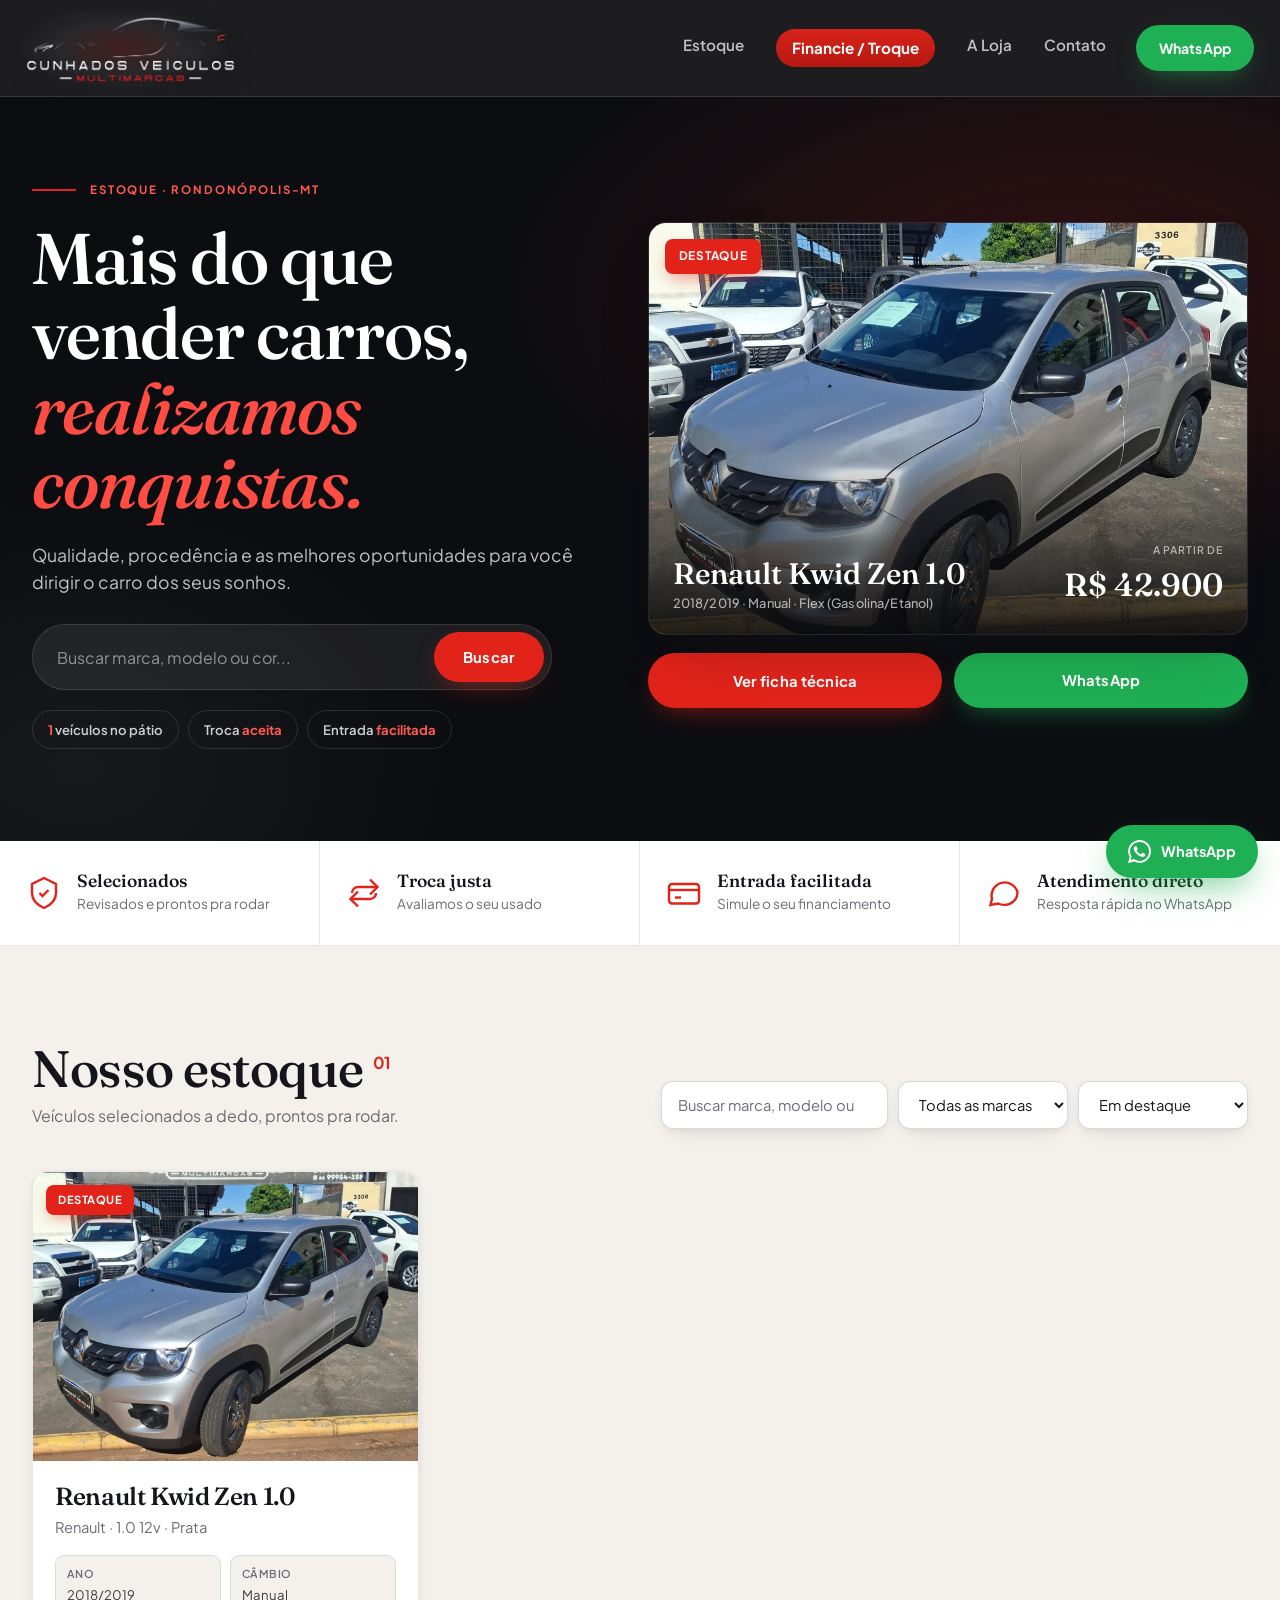
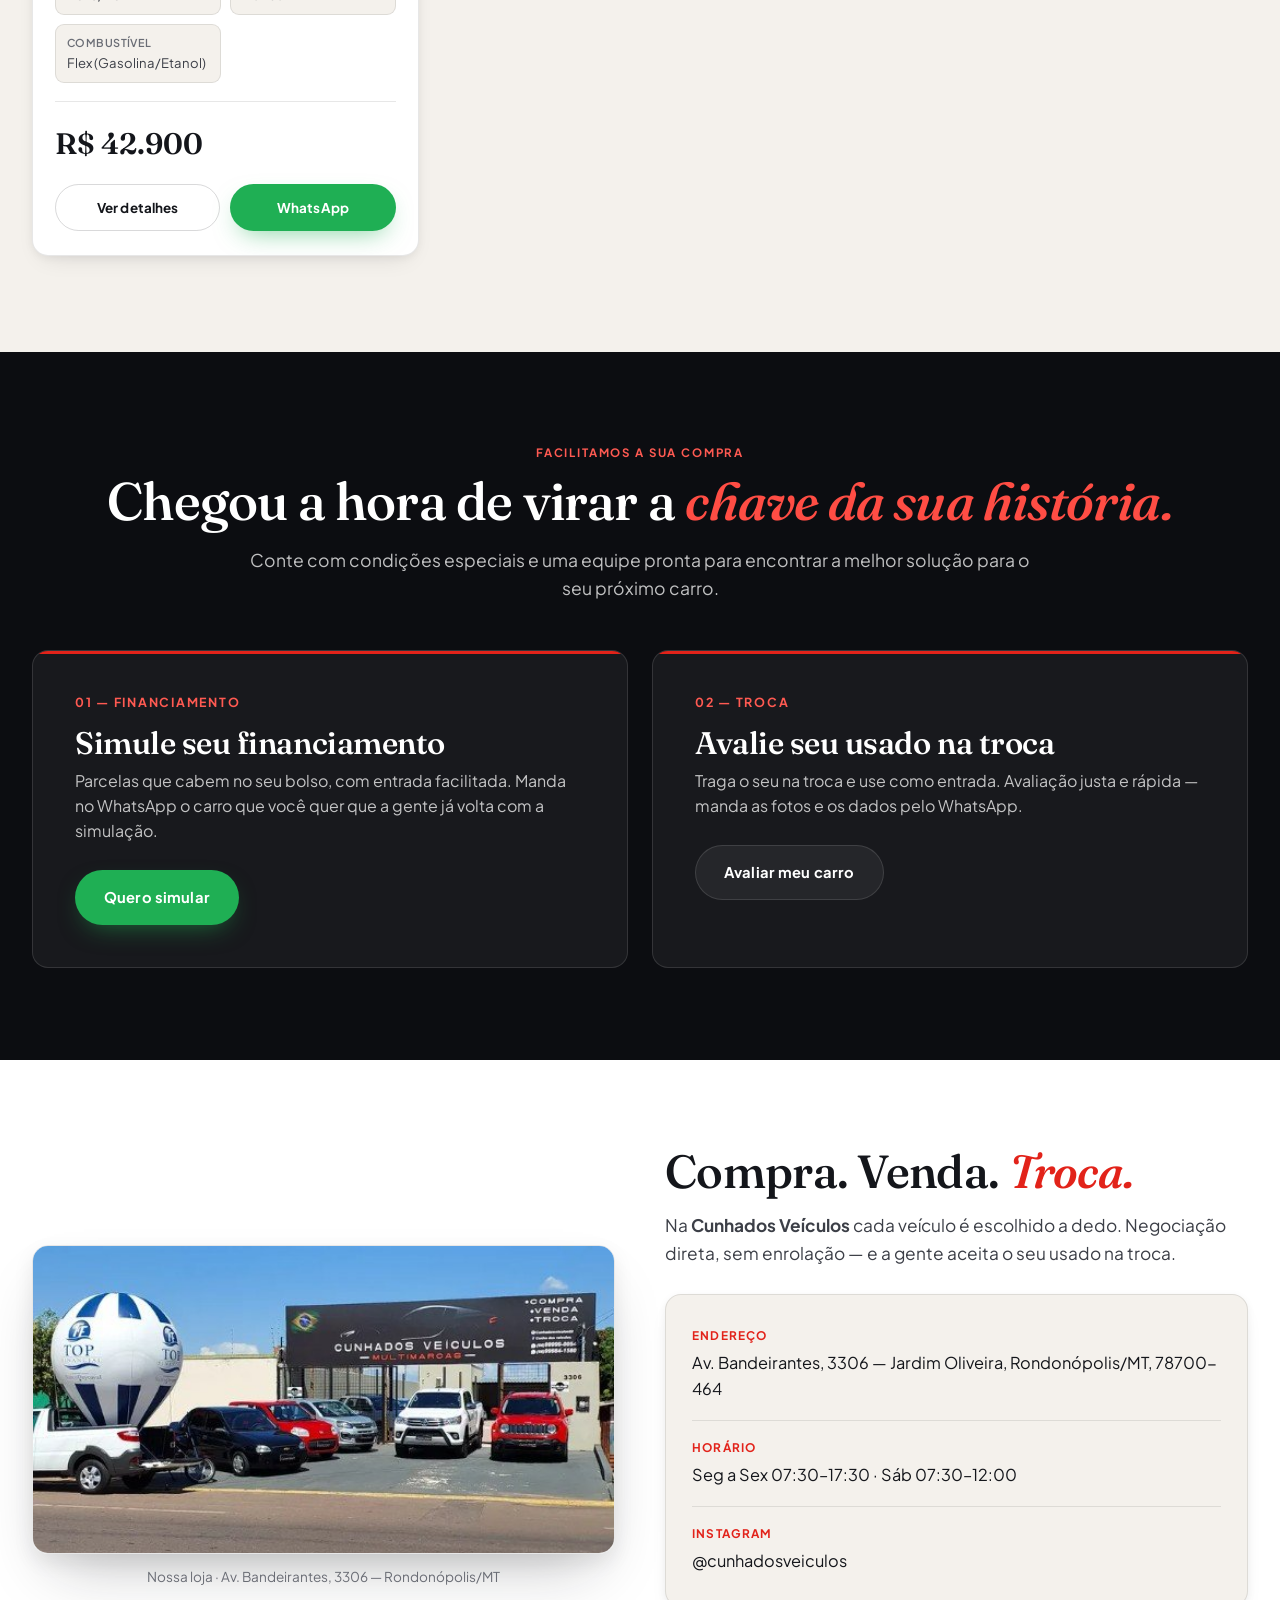
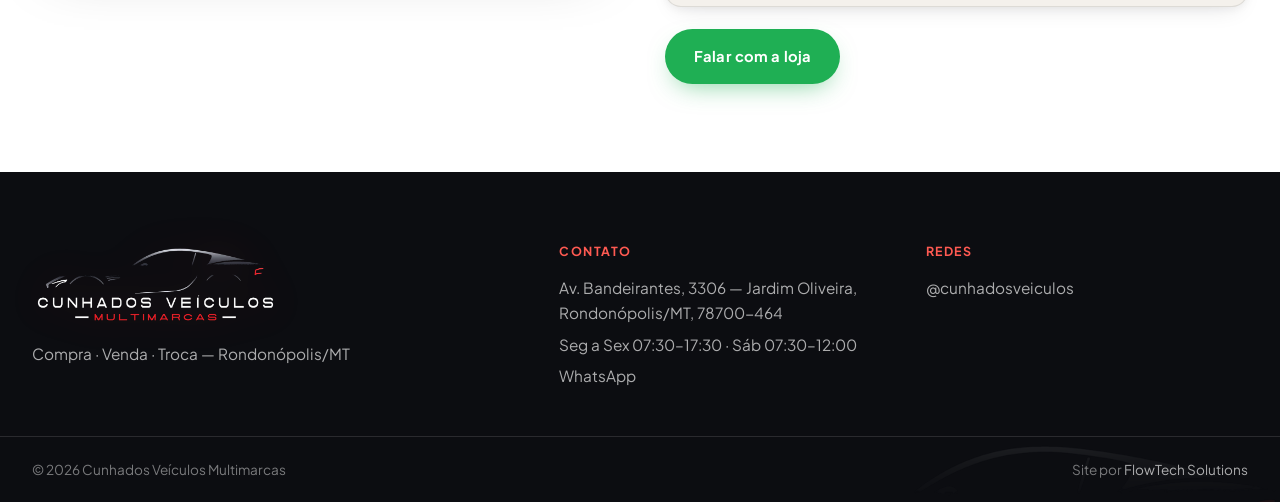
<file: index.html>
<!DOCTYPE html>
<html lang="pt-BR">
<head>
  <meta charset="UTF-8" />
  <meta name="viewport" content="width=device-width, initial-scale=1.0" />
  <title>Cunhados Veículos · Multimarcas — Seminovos em Rondonópolis-MT</title>
  <meta name="description" content="Cunhados Veículos Multimarcas: seminovos selecionados em Rondonópolis/MT. Compra, venda e troca. Avaliamos seu usado e facilitamos seu financiamento." />
  <meta property="og:title" content="Cunhados Veículos · Multimarcas" />
  <meta property="og:description" content="Seminovos selecionados · Compra · Venda · Troca em Rondonópolis/MT." />
  <meta property="og:image" content="img/logo.png" />
  <meta property="og:type" content="website" />
  <link rel="icon" type="image/png" href="img/logo.png" />
  <link rel="preconnect" href="https://fonts.googleapis.com" />
  <link rel="preconnect" href="https://fonts.gstatic.com" crossorigin />
  <link href="https://fonts.googleapis.com/css2?family=Fraunces:ital,opsz,wght@0,9..144,400;0,9..144,500;0,9..144,540;0,9..144,560;0,9..144,600;1,9..144,500;1,9..144,560&family=Plus+Jakarta+Sans:wght@400;500;600;700;800&display=swap" rel="stylesheet" />
  <link rel="stylesheet" href="css/style.css" />
</head>
<body class="loading">

  <!-- ABERTURA -->
  <div class="intro" id="intro">
    <img src="img/logo.png" alt="Cunhados Veículos Multimarcas" class="intro__logo" />
    <div class="intro__line"></div>
    <div class="intro__word">Venda · Compra · Consignação</div>
  </div>

  <!-- HEADER -->
  <header class="head" id="topo">
    <div class="head__in">
      <a href="#topo" class="head__brand"><img src="img/logo.png" alt="Cunhados Veículos Multimarcas" class="head__logo" /></a>
      <nav class="head__nav">
        <a href="#catalogo">Estoque</a>
        <a href="#ofertas" class="nav-hot">Financie / Troque</a>
        <a href="#loja">A Loja</a>
        <a href="#contato">Contato</a>
      </nav>
      <a href="#" class="btn btn--wpp head__wpp" data-wpp-geral>WhatsApp</a>
    </div>
  </header>

  <!-- HERO -->
  <section class="hero" id="hero"></section>

  <!-- TRUST -->
  <section class="trust">
    <div class="trust__in">
      <div class="trust__i">
        <svg class="trust__ic" viewBox="0 0 24 24" fill="none" stroke="currentColor" stroke-width="1.6"><path d="M12 2l8 4v6c0 5-3.5 8-8 10-4.5-2-8-5-8-10V6l8-4z"/><path d="M9 12l2 2 4-4"/></svg>
        <div><div class="trust__t">Selecionados</div><div class="trust__d">Revisados e prontos pra rodar</div></div>
      </div>
      <div class="trust__i">
        <svg class="trust__ic" viewBox="0 0 24 24" fill="none" stroke="currentColor" stroke-width="1.6"><path d="M16 3l5 5-5 5"/><path d="M21 8H8a4 4 0 00-4 4"/><path d="M8 21l-5-5 5-5"/><path d="M3 16h13a4 4 0 004-4"/></svg>
        <div><div class="trust__t">Troca justa</div><div class="trust__d">Avaliamos o seu usado</div></div>
      </div>
      <div class="trust__i">
        <svg class="trust__ic" viewBox="0 0 24 24" fill="none" stroke="currentColor" stroke-width="1.6"><rect x="2" y="6" width="20" height="13" rx="2"/><path d="M2 10h20"/><path d="M6 15h4"/></svg>
        <div><div class="trust__t">Entrada facilitada</div><div class="trust__d">Simule o seu financiamento</div></div>
      </div>
      <div class="trust__i">
        <svg class="trust__ic" viewBox="0 0 24 24" fill="none" stroke="currentColor" stroke-width="1.6"><path d="M21 11.5a8.4 8.4 0 01-9 8.4 8.4 8.4 0 01-3.9-.9L3 20l1-4.1A8.4 8.4 0 1121 11.5z"/></svg>
        <div><div class="trust__t">Atendimento direto</div><div class="trust__d">Resposta rápida no WhatsApp</div></div>
      </div>
    </div>
  </section>

  <!-- CATÁLOGO -->
  <section class="sec" id="catalogo">
    <div class="wrap">
      <div class="sec__head reveal">
        <div>
          <h2 class="sec__title">Nosso estoque<span class="n" id="cnt"></span></h2>
          <p class="sec__lead">Veículos selecionados a dedo, prontos pra rodar.</p>
        </div>
        <div class="tools">
          <input type="search" id="busca" placeholder="Buscar marca, modelo ou cor" aria-label="Buscar" />
          <select id="marca" aria-label="Marca"><option value="">Todas as marcas</option></select>
          <select id="ordenar" aria-label="Ordenar">
            <option value="destaque">Em destaque</option>
            <option value="menor">Menor preço</option>
            <option value="maior">Maior preço</option>
          </select>
        </div>
      </div>
      <div class="cat" id="grid"></div>
    </div>
  </section>

  <!-- OFERTAS -->
  <section class="offer" id="ofertas">
    <div class="wrap">
      <div class="offer__lead reveal">
        <span class="eyebrow">Facilitamos a sua compra</span>
        <h2>Chegou a hora de virar a <em>chave da sua história.</em></h2>
        <p class="offer__sub">Conte com condições especiais e uma equipe pronta para encontrar a melhor solução para o seu próximo carro.</p>
      </div>
      <div class="offer__grid">
        <div class="offer__card reveal">
          <div class="offer__n">01 — Financiamento</div>
          <h3 class="offer__t">Simule seu financiamento</h3>
          <p class="offer__d">Parcelas que cabem no seu bolso, com entrada facilitada. Manda no WhatsApp o carro que você quer que a gente já volta com a simulação.</p>
          <a href="#" class="btn btn--wpp" data-wpp-fin>Quero simular</a>
        </div>
        <div class="offer__card reveal">
          <div class="offer__n">02 — Troca</div>
          <h3 class="offer__t">Avalie seu usado na troca</h3>
          <p class="offer__d">Traga o seu na troca e use como entrada. Avaliação justa e rápida — manda as fotos e os dados pelo WhatsApp.</p>
          <a href="#" class="btn btn--ghostlight" data-wpp-troca>Avaliar meu carro</a>
        </div>
      </div>
    </div>
  </section>

  <!-- LOJA -->
  <section class="loja" id="loja">
    <div class="wrap">
      <figure class="loja__photo reveal">
        <img src="img/loja.jpg" alt="Loja Cunhados Veículos Multimarcas em Rondonópolis-MT" loading="lazy" />
        <figcaption>Nossa loja · Av. Bandeirantes, 3306 — Rondonópolis/MT</figcaption>
      </figure>
      <div class="loja__content reveal">
        <h2 class="loja__big">Compra. Venda. <em>Troca.</em></h2>
        <p class="loja__sub">Na <strong>Cunhados Veículos</strong> cada veículo é escolhido a dedo. Negociação direta, sem enrolação — e a gente aceita o seu usado na troca.</p>
        <div class="loja__card">
          <p><strong>Endereço</strong><span data-endereco></span></p>
          <p><strong>Horário</strong><span data-horario></span></p>
          <p><strong>Instagram</strong><a data-instagram target="_blank" rel="noopener"></a></p>
        </div>
        <a href="#" class="btn btn--wpp" data-wpp-geral>Falar com a loja</a>
      </div>
    </div>
  </section>

  <!-- FOOTER -->
  <footer class="foot" id="contato">
    <img src="img/logo.png" alt="" class="foot__mark" aria-hidden="true" />
    <div class="foot__in">
      <div>
        <img src="img/logo.png" alt="Cunhados Veículos" class="foot__logo" />
        <p class="foot__tag">Compra · Venda · Troca — Rondonópolis/MT</p>
      </div>
      <div>
        <h4>Contato</h4>
        <p data-endereco></p>
        <p data-horario></p>
        <p><a href="#" data-wpp-geral>WhatsApp</a></p>
      </div>
      <div>
        <h4>Redes</h4>
        <p><a data-instagram target="_blank" rel="noopener"></a></p>
      </div>
    </div>
    <div class="foot__bottom">
      <span>© <span id="ano"></span> Cunhados Veículos Multimarcas</span>
      <span>Site por <a href="#" rel="noopener">FlowTech Solutions</a></span>
    </div>
  </footer>

  <!-- WHATSAPP FLUTUANTE -->
  <a href="#" class="wfab" data-wpp-geral aria-label="Falar no WhatsApp">
    <svg viewBox="0 0 24 24" aria-hidden="true"><path d="M.057 24l1.687-6.163a11.867 11.867 0 01-1.587-5.946C.16 5.335 5.495 0 12.05 0a11.82 11.82 0 018.413 3.488 11.82 11.82 0 013.48 8.414c-.003 6.557-5.338 11.892-11.893 11.892a11.9 11.9 0 01-5.688-1.448L.057 24zm6.597-3.807c1.676.995 3.276 1.591 5.392 1.592 5.448 0 9.886-4.434 9.889-9.885.002-5.462-4.415-9.89-9.881-9.892-5.452 0-9.887 4.434-9.889 9.884a9.86 9.86 0 001.51 5.26l-.999 3.648 3.736-.98zm11.387-5.464c-.074-.124-.272-.198-.57-.347-.297-.149-1.758-.868-2.031-.967-.272-.099-.47-.149-.669.149-.198.297-.768.967-.941 1.165-.173.198-.347.223-.644.074-.297-.149-1.255-.462-2.39-1.475-.883-.788-1.48-1.761-1.653-2.059-.173-.297-.018-.458.13-.606.134-.133.297-.347.446-.521.151-.172.2-.296.3-.495.099-.198.05-.372-.025-.521-.075-.148-.669-1.611-.916-2.206-.242-.579-.487-.501-.669-.51l-.57-.01c-.198 0-.52.074-.792.372-.272.297-1.04 1.016-1.04 2.479 0 1.462 1.065 2.875 1.213 3.074.149.198 2.096 3.2 5.077 4.487.709.306 1.263.489 1.694.626.712.226 1.36.194 1.872.118.571-.085 1.758-.719 2.006-1.413.248-.695.248-1.29.173-1.414z"/></svg>
    <span>WhatsApp</span>
  </a>

  <script src="js/carros.js"></script>
  <script src="js/app.js"></script>
</body>
</html>
</file>
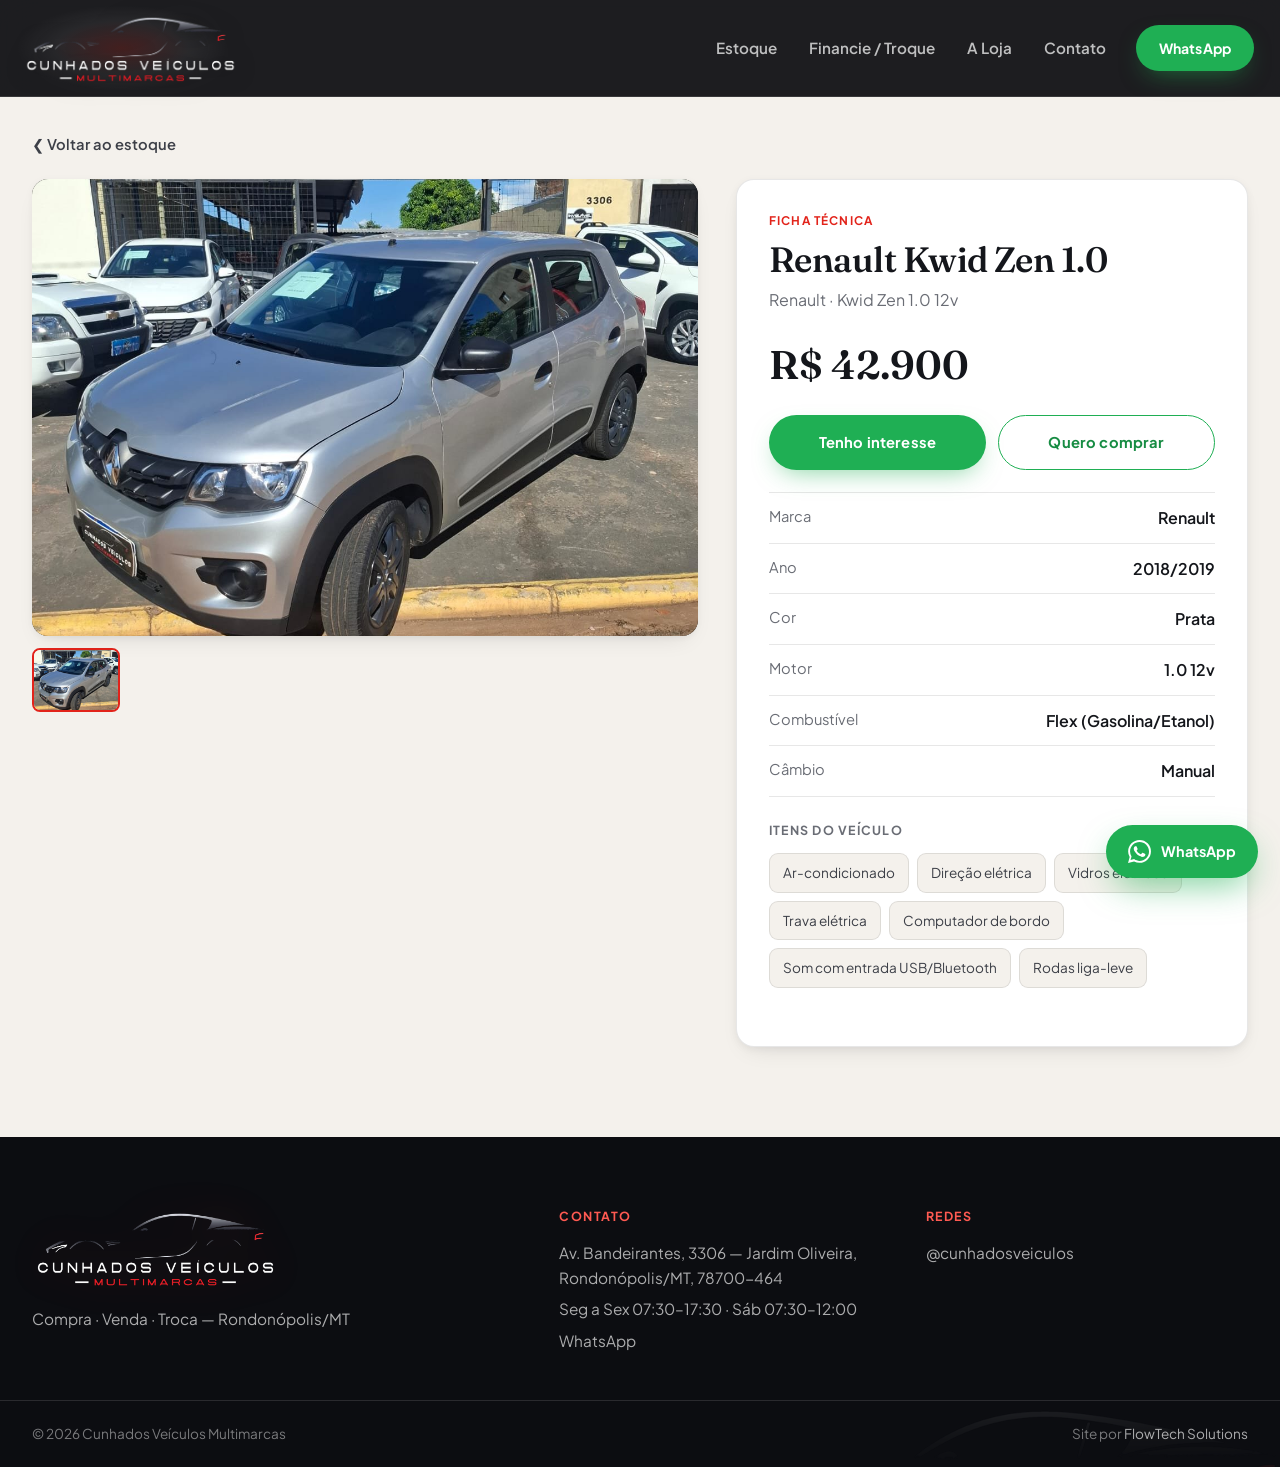
<file: veiculo.html>
<!DOCTYPE html>
<html lang="pt-BR">
<head>
  <meta charset="UTF-8" />
  <meta name="viewport" content="width=device-width, initial-scale=1.0" />
  <title>Veículo · Cunhados Veículos</title>
  <meta name="description" content="Ficha técnica do veículo — Cunhados Veículos Multimarcas, Rondonópolis/MT." />
  <link rel="icon" type="image/png" href="img/logo.png" />
  <link rel="preconnect" href="https://fonts.googleapis.com" />
  <link rel="preconnect" href="https://fonts.gstatic.com" crossorigin />
  <link href="https://fonts.googleapis.com/css2?family=Fraunces:ital,opsz,wght@0,9..144,400;0,9..144,500;0,9..144,540;0,9..144,560;0,9..144,600;1,9..144,500;1,9..144,560&family=Plus+Jakarta+Sans:wght@400;500;600;700;800&display=swap" rel="stylesheet" />
  <link rel="stylesheet" href="css/style.css" />
</head>
<body>

  <header class="head">
    <div class="head__in">
      <a href="index.html" class="head__brand"><img src="img/logo.png" alt="Cunhados Veículos Multimarcas" class="head__logo" /></a>
      <nav class="head__nav">
        <a href="index.html#catalogo">Estoque</a>
        <a href="index.html#ofertas">Financie / Troque</a>
        <a href="index.html#loja">A Loja</a>
        <a href="index.html#contato">Contato</a>
      </nav>
      <a href="#" class="btn btn--wpp head__wpp" data-wpp-geral>WhatsApp</a>
    </div>
  </header>

  <main class="vpage">
    <div class="wrap">
      <a href="index.html#catalogo" class="vback">&#10094; Voltar ao estoque</a>
      <div id="vdp"></div>
    </div>
  </main>

  <footer class="foot" id="contato">
    <img src="img/logo.png" alt="" class="foot__mark" aria-hidden="true" />
    <div class="foot__in">
      <div>
        <img src="img/logo.png" alt="Cunhados Veículos" class="foot__logo" />
        <p class="foot__tag">Compra · Venda · Troca — Rondonópolis/MT</p>
      </div>
      <div>
        <h4>Contato</h4>
        <p data-endereco></p>
        <p data-horario></p>
        <p><a href="#" data-wpp-geral>WhatsApp</a></p>
      </div>
      <div>
        <h4>Redes</h4>
        <p><a data-instagram target="_blank" rel="noopener"></a></p>
      </div>
    </div>
    <div class="foot__bottom">
      <span>© <span id="ano"></span> Cunhados Veículos Multimarcas</span>
      <span>Site por <a href="#" rel="noopener">FlowTech Solutions</a></span>
    </div>
  </footer>

  <a href="#" class="wfab" data-wpp-geral aria-label="Falar no WhatsApp">
    <svg viewBox="0 0 24 24" aria-hidden="true"><path d="M.057 24l1.687-6.163a11.867 11.867 0 01-1.587-5.946C.16 5.335 5.495 0 12.05 0a11.82 11.82 0 018.413 3.488 11.82 11.82 0 013.48 8.414c-.003 6.557-5.338 11.892-11.893 11.892a11.9 11.9 0 01-5.688-1.448L.057 24zm6.597-3.807c1.676.995 3.276 1.591 5.392 1.592 5.448 0 9.886-4.434 9.889-9.885.002-5.462-4.415-9.89-9.881-9.892-5.452 0-9.887 4.434-9.889 9.884a9.86 9.86 0 001.51 5.26l-.999 3.648 3.736-.98zm11.387-5.464c-.074-.124-.272-.198-.57-.347-.297-.149-1.758-.868-2.031-.967-.272-.099-.47-.149-.669.149-.198.297-.768.967-.941 1.165-.173.198-.347.223-.644.074-.297-.149-1.255-.462-2.39-1.475-.883-.788-1.48-1.761-1.653-2.059-.173-.297-.018-.458.13-.606.134-.133.297-.347.446-.521.151-.172.2-.296.3-.495.099-.198.05-.372-.025-.521-.075-.148-.669-1.611-.916-2.206-.242-.579-.487-.501-.669-.51l-.57-.01c-.198 0-.52.074-.792.372-.272.297-1.04 1.016-1.04 2.479 0 1.462 1.065 2.875 1.213 3.074.149.198 2.096 3.2 5.077 4.487.709.306 1.263.489 1.694.626.712.226 1.36.194 1.872.118.571-.085 1.758-.719 2.006-1.413.248-.695.248-1.29.173-1.414z"/></svg>
    <span>WhatsApp</span>
  </a>

  <script src="js/carros.js"></script>
  <script src="js/app.js"></script>
</body>
</html>
</file>
<file: css/style.css>
/* ============================================================
   CUNHADOS VEÍCULOS — v5  "Showroom"
   Herói escuro cinematográfico + corpo CLARO premium e legível
   Display: Fraunces · Texto/UI: Plus Jakarta Sans
   ============================================================ */

:root{
  --bg:        #f4f1ec;   /* fundo claro quente            */
  --bg-2:      #ffffff;   /* seções/cards brancos          */
  --ink:       #14161b;   /* texto principal               */
  --ink-2:     #3c3f47;   /* texto secundário              */
  --mute:      #6a6d75;   /* terciário                     */
  --line:      rgba(20,22,27,.10);
  --line-2:    rgba(20,22,27,.16);
  --dark:      #0c0d11;   /* herói/header/rodapé           */
  --dark-2:    #14161c;
  --dark-line: rgba(255,255,255,.12);
  --paper:     #f7f5f1;
  --red:       #e2231a;
  --red-deep:  #be1810;
  --red-soft:  #fdecea;
  --wpp:       #1faf54;
  --wpp-d:     #178c43;
  --gold:      #b88a3e;
  --max:       1280px;
  --serif:"Fraunces",Georgia,serif;
  --sans:"Plus Jakarta Sans",system-ui,-apple-system,sans-serif;
  --sh-1: 0 2px 8px rgba(20,22,27,.05), 0 10px 26px -12px rgba(20,22,27,.14);
  --sh-2: 0 8px 20px rgba(20,22,27,.08), 0 30px 60px -22px rgba(20,22,27,.28);
  --r: 16px;
}

*{ box-sizing:border-box; margin:0; padding:0; }
html{ scroll-behavior:smooth; }
body{ font-family:var(--sans); background:var(--bg); color:var(--ink); line-height:1.6; -webkit-font-smoothing:antialiased; overflow-x:hidden; }
img{ display:block; max-width:100%; }
a{ color:inherit; text-decoration:none; }
.wrap{ max-width:var(--max); margin:0 auto; padding:0 32px; }
.serif{ font-family:var(--serif); }

/* tipos */
h1,h2,h3{ font-family:var(--serif); font-weight:540; letter-spacing:-.015em; line-height:1.04; }
.eyebrow{ font-family:var(--sans); font-weight:700; font-size:.72rem; letter-spacing:.16em; text-transform:uppercase; color:var(--red); }

/* ---------- botões ---------- */
.btn{ display:inline-flex; align-items:center; justify-content:center; gap:9px; cursor:pointer;
  font-family:var(--sans); font-weight:700; font-size:.92rem; letter-spacing:.01em;
  padding:15px 28px; border:1.5px solid transparent; border-radius:999px; transition:.28s cubic-bezier(.2,.7,.2,1); white-space:nowrap; }
.btn:hover{ transform:translateY(-2px); }
.btn--red{ background:var(--red); color:#fff; box-shadow:0 10px 26px -10px rgba(226,35,26,.6); }
.btn--red:hover{ background:var(--red-deep); box-shadow:0 16px 34px -10px rgba(226,35,26,.6); }
.btn--wpp{ background:var(--wpp); color:#fff; box-shadow:0 10px 26px -10px rgba(31,175,84,.6); }
.btn--wpp:hover{ background:var(--wpp-d); }
.btn--wppline{ background:transparent; border-color:var(--wpp); color:var(--wpp-d); }
.btn--wppline:hover{ background:var(--wpp); color:#fff; }
.btn--dark{ background:var(--ink); color:#fff; }
.btn--dark:hover{ background:#000; }
.btn--ghost{ background:transparent; border-color:var(--line-2); color:var(--ink); }
.btn--ghost:hover{ border-color:var(--ink); }
.btn--ghostlight{ background:rgba(255,255,255,.06); border-color:var(--dark-line); color:#fff; }
.btn--ghostlight:hover{ background:rgba(255,255,255,.14); border-color:rgba(255,255,255,.5); }
.ico{ width:18px; height:18px; fill:currentColor; }

/* ============================================================
   HEADER (escuro, logo colado à esquerda)
   ============================================================ */
.head{ position:sticky; top:0; z-index:80; background:rgba(10,11,15,.92); backdrop-filter:blur(16px) saturate(1.2); border-bottom:1px solid var(--dark-line); }
.head__in{ display:flex; align-items:center; gap:30px; height:96px; padding:0 26px; max-width:1440px; margin:0 auto; }
.head__brand{ position:relative; display:inline-flex; margin-left:-4px; }
.head__brand::before{ content:""; position:absolute; left:46%; top:50%; width:135%; height:165%; transform:translate(-50%,-50%);
  background:radial-gradient(closest-side, rgba(226,35,26,.20), rgba(255,255,255,.05) 46%, transparent 72%); pointer-events:none; }
.head__logo{ height:72px; width:auto; position:relative; filter:drop-shadow(0 2px 10px rgba(0,0,0,.6)) drop-shadow(0 0 22px rgba(255,255,255,.08)); transition:transform .5s cubic-bezier(.2,.7,.2,1); }
.head__brand:hover .head__logo{ transform:scale(1.04); }
.head__nav{ display:flex; gap:32px; margin-left:auto; }
.head__nav a{ font-weight:600; font-size:.95rem; color:rgba(255,255,255,.72); transition:.22s; position:relative; padding:4px 0; }
.head__nav a::after{ content:""; position:absolute; left:0; bottom:-2px; width:0; height:2px; background:var(--red); transition:.3s; }
.head__nav a:hover{ color:#fff; } .head__nav a:hover::after{ width:100%; }
.head__wpp{ padding:11px 22px; font-size:.88rem; }

/* ============================================================
   HERO (escuro)
   ============================================================ */
.hero{ position:relative; background:var(--dark); color:#fff; overflow:hidden; }
.hero::before{ content:""; position:absolute; inset:0; pointer-events:none;
  background:radial-gradient(1000px 520px at 84% 26%, rgba(226,35,26,.18), transparent 58%),
             radial-gradient(700px 500px at 6% 90%, rgba(255,255,255,.05), transparent 55%); }
.hero__in{ position:relative; z-index:1; display:grid; grid-template-columns:1fr 1.08fr; gap:60px; align-items:center; padding:84px 32px 92px; max-width:var(--max); margin:0 auto; }
.hero__kick{ display:flex; align-items:center; gap:14px; margin-bottom:22px; }
.hero__kick .rule{ width:44px; height:2px; background:var(--red); }
.hero__kick .eyebrow{ color:#ff5a52; }
.hero__title{ font-size:clamp(2.7rem,5.6vw,4.6rem); color:#fff; }
.hero__title em{ font-style:italic; color:#ff4d44; }
.hero__desc{ color:rgba(255,255,255,.74); font-size:1.1rem; max-width:44ch; margin:22px 0 28px; line-height:1.55; }
.hsearch{ display:flex; gap:8px; background:rgba(255,255,255,.07); border:1px solid var(--dark-line); border-radius:999px; padding:7px 7px 7px 8px; max-width:520px; }
.hsearch input{ flex:1; background:transparent; border:none; color:#fff; font-family:var(--sans); font-size:1rem; padding:11px 16px; }
.hsearch input::placeholder{ color:rgba(255,255,255,.5); } .hsearch input:focus{ outline:none; }
.hero__chips{ display:flex; flex-wrap:wrap; gap:9px; margin-top:20px; }
.hero__chips .chip{ font-size:.82rem; font-weight:600; color:rgba(255,255,255,.8); border:1px solid var(--dark-line); border-radius:999px; padding:8px 15px; }
.hero__chips .chip b{ color:#ff5a52; }

.hero__fig{ position:relative; }
.hero__card{ position:relative; border-radius:18px; overflow:hidden; box-shadow:var(--sh-2); border:1px solid rgba(255,255,255,.10); animation:floaty 7s ease-in-out infinite; }
@keyframes floaty{ 0%,100%{ transform:translateY(0) } 50%{ transform:translateY(-10px) } }
.hero__photo{ position:relative; aspect-ratio:16/11; overflow:hidden; }
.hero__photo img{ width:100%; height:100%; object-fit:cover; transition:transform 7s ease; transform:scale(1.04); }
.hero:hover .hero__photo img{ transform:scale(1); }
.hero__photo::after{ content:""; position:absolute; inset:0; background:linear-gradient(180deg,transparent 52%,rgba(8,9,12,.9)); }
.hero__badge{ position:absolute; top:16px; left:16px; z-index:3; font-weight:700; font-size:.74rem; letter-spacing:.06em; text-transform:uppercase; background:var(--red); color:#fff; padding:8px 14px; border-radius:8px; box-shadow:0 8px 20px -6px rgba(226,35,26,.6); }
.hero__photos{ position:absolute; top:16px; right:16px; z-index:3; font-size:.78rem; font-weight:600; background:rgba(10,11,15,.62); backdrop-filter:blur(5px); color:#fff; padding:7px 13px; border-radius:999px; }
.hero__meta{ position:absolute; left:0; right:0; bottom:0; z-index:3; padding:24px; display:flex; align-items:flex-end; justify-content:space-between; gap:16px; }
.hero__name{ font-family:var(--serif); font-weight:540; font-size:1.85rem; color:#fff; line-height:1.05; }
.hero__name span{ display:block; font-family:var(--sans); font-size:.8rem; font-weight:500; color:rgba(255,255,255,.66); margin-top:7px; letter-spacing:.01em; }
.hero__price{ font-family:var(--serif); font-weight:560; font-size:2rem; color:#fff; text-align:right; white-space:nowrap; }
.hero__price small{ display:block; font-family:var(--sans); font-size:.66rem; font-weight:600; letter-spacing:.08em; text-transform:uppercase; color:rgba(255,255,255,.6); }
.hero__act{ display:flex; gap:12px; margin-top:18px; }
.hero__act .btn{ flex:1; }

/* ============================================================
   TRUST STRIP (claro)
   ============================================================ */
.trust{ background:var(--bg-2); border-bottom:1px solid var(--line); }
.trust__in{ display:grid; grid-template-columns:repeat(4,1fr); max-width:var(--max); margin:0 auto; }
.trust__i{ padding:30px 26px; border-right:1px solid var(--line); display:flex; gap:15px; align-items:center; }
.trust__i:last-child{ border-right:none; }
.trust__ic{ width:36px; height:36px; flex:none; color:var(--red); }
.trust__t{ font-family:var(--serif); font-weight:560; font-size:1.1rem; color:var(--ink); line-height:1.1; }
.trust__d{ font-size:.85rem; color:var(--mute); margin-top:3px; }

/* ============================================================
   CATÁLOGO (claro)
   ============================================================ */
.sec{ padding:96px 0; }
.sec__head{ display:flex; align-items:flex-end; justify-content:space-between; gap:24px; flex-wrap:wrap; margin-bottom:42px; }
.sec__title{ font-size:clamp(2.1rem,4.4vw,3.2rem); color:var(--ink); }
.sec__title .n{ font-family:var(--sans); font-weight:700; font-size:.32em; color:var(--red); vertical-align:super; margin-left:10px; }
.sec__lead{ color:var(--mute); margin-top:8px; font-size:1rem; }
.tools{ display:flex; gap:10px; flex-wrap:wrap; }
.tools input,.tools select{ font-family:var(--sans); font-size:.92rem; color:var(--ink); background:var(--bg-2); border:1.5px solid var(--line-2); padding:13px 16px; border-radius:12px; min-width:170px; box-shadow:var(--sh-1); }
.tools input::placeholder{ color:var(--mute); }
.tools input:focus,.tools select:focus{ outline:none; border-color:var(--red); }

.cat{ display:grid; gap:28px; grid-template-columns:repeat(auto-fill,minmax(330px,1fr)); }

.car{ position:relative; background:var(--bg-2); border:1px solid var(--line); border-radius:var(--r); overflow:hidden; box-shadow:var(--sh-1); cursor:pointer; display:flex; flex-direction:column; transition:transform .4s cubic-bezier(.2,.7,.2,1), box-shadow .4s; }
.car:hover{ transform:translateY(-8px); box-shadow:var(--sh-2); }
.car__fig{ position:relative; aspect-ratio:4/3; overflow:hidden; background:#eee; }
.car__fig img{ width:100%; height:100%; object-fit:cover; transition:transform 1.1s cubic-bezier(.2,.7,.2,1); }
.car:hover .car__fig img{ transform:scale(1.07); }
.car__badge{ position:absolute; top:13px; left:13px; z-index:3; font-weight:700; font-size:.7rem; letter-spacing:.05em; text-transform:uppercase; background:var(--red); color:#fff; padding:6px 12px; border-radius:8px; box-shadow:0 6px 16px -5px rgba(226,35,26,.55); }
.car__photos{ position:absolute; bottom:13px; right:13px; z-index:3; font-size:.74rem; font-weight:600; background:rgba(10,11,15,.66); backdrop-filter:blur(5px); color:#fff; padding:6px 12px; border-radius:999px; }
.car__body{ padding:22px 22px 24px; display:flex; flex-direction:column; flex:1; }
.car__name{ font-family:var(--serif); font-weight:560; font-size:1.55rem; color:var(--ink); line-height:1.06; }
.car__brand{ color:var(--mute); font-size:.92rem; margin:7px 0 16px; }
.car__specs{ display:grid; grid-template-columns:1fr 1fr; gap:9px; margin-bottom:18px; }
.car__specs span{ font-size:.82rem; color:var(--ink-2); background:var(--bg); border:1px solid var(--line); border-radius:9px; padding:9px 11px; display:flex; flex-direction:column; }
.car__specs span i{ font-style:normal; color:var(--mute); font-size:.68rem; font-weight:600; text-transform:uppercase; letter-spacing:.04em; margin-bottom:1px; }
.car__foot{ margin-top:auto; padding-top:18px; border-top:1px solid var(--line); }
.car__price{ font-family:var(--serif); font-weight:600; font-size:1.85rem; color:var(--ink); }
.car__price small{ display:block; font-size:.68rem; font-weight:600; letter-spacing:.06em; text-transform:uppercase; color:var(--mute); font-family:var(--sans); }
.car__cta{ display:flex; gap:10px; margin-top:16px; }
.car__cta .btn{ flex:1; padding:12px 10px; font-size:.84rem; }
.empty{ grid-column:1/-1; text-align:center; color:var(--mute); padding:64px 0; font-size:1.05rem; }

/* ============================================================
   OFERTAS — financiamento + troca (faixa escura p/ contraste)
   ============================================================ */
.offer{ background:var(--dark); color:#fff; }
.offer .wrap{ padding:92px 32px; }
.offer__lead{ text-align:center; margin-bottom:48px; }
.offer__lead .eyebrow{ color:#ff5a52; display:block; margin-bottom:12px; }
.offer__lead h2{ font-size:clamp(2.1rem,4.6vw,3.3rem); color:#fff; }
.offer__lead h2 em{ font-style:italic; color:#ff4d44; }
.offer__grid{ display:grid; grid-template-columns:1fr 1fr; gap:24px; }
.offer__card{ background:rgba(255,255,255,.05); border:1px solid var(--dark-line); border-radius:var(--r); padding:42px; position:relative; overflow:hidden; }
.offer__card::before{ content:""; position:absolute; top:0; left:0; width:100%; height:3px; background:var(--red); }
.offer__n{ font-weight:700; font-size:.78rem; letter-spacing:.14em; text-transform:uppercase; color:#ff5a52; }
.offer__t{ font-family:var(--serif); font-weight:560; font-size:1.95rem; margin:14px 0 10px; }
.offer__d{ color:rgba(255,255,255,.74); font-size:1rem; margin-bottom:26px; max-width:44ch; line-height:1.55; }

/* ============================================================
   LOJA (claro)
   ============================================================ */
.loja{ background:var(--bg-2); }
.loja .wrap{ padding:88px 32px; display:grid; grid-template-columns:1.05fr 1fr; gap:54px; align-items:center; }
.loja__big{ font-size:clamp(2rem,4.2vw,2.9rem); color:var(--ink); }
.loja__big em{ font-style:italic; color:var(--red); }
.loja__sub{ color:var(--ink-2); margin:16px 0 26px; font-size:1.08rem; line-height:1.6; }
.loja__card{ background:var(--bg); border:1px solid var(--line); border-radius:var(--r); padding:14px 26px; box-shadow:var(--sh-1); }
.loja__card p{ display:flex; flex-direction:column; padding:18px 0; border-bottom:1px solid var(--line); }
.loja__card p:last-child{ border-bottom:none; }
.loja__card strong{ font-weight:700; font-size:.74rem; letter-spacing:.1em; text-transform:uppercase; color:var(--red); margin-bottom:4px; }
.loja__card span,.loja__card a{ font-size:1.02rem; color:var(--ink); }
.loja__card a:hover{ color:var(--red); }

/* ============================================================
   FOOTER (escuro)
   ============================================================ */
.foot{ background:var(--dark); color:#fff; position:relative; overflow:hidden; }
.foot__mark{ position:absolute; right:-3%; bottom:-46%; width:min(54%,680px); opacity:.07; pointer-events:none; }
.foot__in{ position:relative; z-index:2; display:grid; grid-template-columns:1.5fr 1fr 1fr; gap:44px; padding:70px 32px 40px; max-width:var(--max); margin:0 auto; }
.foot__logo{ height:82px; margin-bottom:18px; filter:drop-shadow(0 0 18px rgba(226,35,26,.18)); }
.foot__tag{ color:rgba(255,255,255,.55); font-size:.95rem; }
.foot h4{ font-weight:700; font-size:.78rem; letter-spacing:.12em; text-transform:uppercase; color:#ff5a52; margin-bottom:14px; }
.foot p{ color:rgba(255,255,255,.66); margin:7px 0; font-size:.96rem; }
.foot a:hover{ color:#fff; }
.foot__bottom{ position:relative; z-index:2; border-top:1px solid var(--dark-line); max-width:var(--max); margin:0 auto; padding:22px 32px; display:flex; justify-content:space-between; gap:14px; flex-wrap:wrap; font-size:.85rem; color:rgba(255,255,255,.45); }
.foot__bottom a{ color:rgba(255,255,255,.66); } .foot__bottom a:hover{ color:#ff5a52; }

/* ---------- WhatsApp flutuante ---------- */
.wfab{ position:fixed; right:22px; bottom:22px; z-index:90; display:inline-flex; align-items:center; gap:10px; background:var(--wpp); color:#fff; font-weight:700; font-size:.9rem; padding:15px 22px; border-radius:999px; box-shadow:0 14px 34px -8px rgba(31,175,84,.6); transition:.3s; }
.wfab:hover{ transform:translateY(-3px) scale(1.03); }
.wfab svg{ width:23px; height:23px; fill:currentColor; }
@media (max-width:600px){ .wfab span{ display:none; } .wfab{ padding:16px; } }

/* ============================================================
   MODAL / VDP
   ============================================================ */
.modal{ position:fixed; inset:0; z-index:120; display:flex; align-items:center; justify-content:center; padding:20px; }
.modal[hidden]{ display:none; }
.modal__bg{ position:absolute; inset:0; background:rgba(10,11,15,.6); backdrop-filter:blur(7px); }
.modal__box{ position:relative; z-index:2; width:min(1060px,100%); max-height:92vh; overflow:auto; background:var(--bg-2); border-radius:18px; display:grid; grid-template-columns:1.12fr 1fr; box-shadow:var(--sh-2); }
.modal__x{ position:absolute; top:14px; right:16px; z-index:6; width:42px; height:42px; border-radius:50%; border:none; background:rgba(10,11,15,.55); color:#fff; font-size:1.3rem; cursor:pointer; transition:.25s; }
.modal__x:hover{ background:var(--red); }
.gal{ position:relative; background:#111; aspect-ratio:4/3; }
.gal img{ width:100%; height:100%; object-fit:cover; }
.gal__nav{ position:absolute; top:50%; transform:translateY(-50%); background:rgba(10,11,15,.5); color:#fff; border:none; width:46px; height:60px; cursor:pointer; font-size:1.1rem; transition:.25s; }
.gal__nav:hover{ background:var(--red); } .gal__nav.prev{ left:0; } .gal__nav.next{ right:0; }
.gal__count{ position:absolute; bottom:12px; right:14px; font-size:.78rem; font-weight:600; background:rgba(10,11,15,.66); color:#fff; padding:6px 12px; border-radius:999px; }
.thumbs{ display:flex; gap:8px; padding:10px; background:var(--bg); overflow-x:auto; }
.thumbs img{ width:78px; height:58px; object-fit:cover; border-radius:8px; cursor:pointer; opacity:.55; border:2px solid transparent; transition:.25s; }
.thumbs img.on{ opacity:1; border-color:var(--red); }
.sheet{ grid-column:2; grid-row:1 / span 2; padding:36px 34px; display:flex; flex-direction:column; }
.sheet__tag{ font-weight:700; font-size:.74rem; letter-spacing:.1em; text-transform:uppercase; color:var(--red); margin-bottom:12px; }
.sheet__name{ font-family:var(--serif); font-weight:560; font-size:2.1rem; color:var(--ink); line-height:1.04; }
.sheet__sub{ color:var(--mute); margin:8px 0 20px; font-size:1rem; }
.sheet__price{ font-family:var(--serif); font-weight:600; font-size:2.5rem; color:var(--ink); }
.sheet__price small{ display:block; font-family:var(--sans); font-size:.7rem; font-weight:600; letter-spacing:.08em; text-transform:uppercase; color:var(--mute); }
.specs{ border-top:1px solid var(--line); margin:24px 0; }
.specs div{ display:flex; justify-content:space-between; gap:20px; padding:12px 0; border-bottom:1px solid var(--line); }
.specs dt{ color:var(--mute); font-size:.92rem; }
.specs dd{ font-weight:600; color:var(--ink); text-align:right; }
.itens h4{ font-weight:700; font-size:.78rem; letter-spacing:.1em; text-transform:uppercase; color:var(--mute); margin-bottom:12px; }
.itens ul{ list-style:none; display:flex; flex-wrap:wrap; gap:8px; margin-bottom:26px; }
.itens li{ font-size:.85rem; color:var(--ink-2); border:1px solid var(--line); background:var(--bg); padding:8px 13px; border-radius:9px; }
.sheet__cta{ display:flex; gap:12px; margin-top:auto; flex-wrap:wrap; }
.sheet__cta .btn{ flex:1; min-width:150px; }

/* ---------- reveal ---------- */
.reveal{ opacity:0; transform:translateY(26px); transition:opacity .9s ease, transform .9s cubic-bezier(.2,.7,.2,1); }
.reveal.in{ opacity:1; transform:none; }

/* ---------- intro ---------- */
.intro{ position:fixed; inset:0; z-index:1000; background:var(--dark); display:flex; flex-direction:column; align-items:center; justify-content:center; gap:22px; transition:opacity .7s ease, visibility .7s; }
.intro::after{ content:""; position:absolute; inset:0; background:radial-gradient(60% 50% at 50% 45%, rgba(226,35,26,.16), transparent 70%); }
.intro__logo{ width:min(82vw,620px); position:relative; z-index:2; filter:drop-shadow(0 0 40px rgba(226,35,26,.32)); opacity:0; transform:scale(.92); animation:iL 1.05s cubic-bezier(.2,.7,.2,1) .12s forwards; }
.intro__line{ position:relative; z-index:2; width:0; height:2px; background:var(--red); animation:iLine .9s ease .75s forwards; }
.intro__word{ position:relative; z-index:2; font-weight:600; font-size:.82rem; letter-spacing:.24em; text-transform:uppercase; color:rgba(255,255,255,.6); opacity:0; animation:iW .8s ease 1.05s forwards; }
@keyframes iL{ to{ opacity:1; transform:scale(1) } }
@keyframes iLine{ to{ width:min(44vw,280px) } }
@keyframes iW{ to{ opacity:1 } }
.intro.done{ opacity:0; visibility:hidden; }
body.loading{ overflow:hidden; }

/* ============================================================
   RESPONSIVO
   ============================================================ */
@media (max-width:980px){
  .hero__in{ grid-template-columns:1fr; gap:40px; }
  .hero__fig{ max-width:560px; }
  .trust__in{ grid-template-columns:1fr 1fr; }
  .trust__i:nth-child(2){ border-right:none; } .trust__i{ border-bottom:1px solid var(--line); }
  .offer__grid{ grid-template-columns:1fr; }
  .loja .wrap{ grid-template-columns:1fr; gap:32px; }
  .modal__box{ grid-template-columns:1fr; } .sheet{ grid-column:1; grid-row:auto; }
  .foot__in{ grid-template-columns:1fr 1fr; }
}
@media (max-width:600px){
  .wrap{ padding:0 20px; }
  .head__nav{ display:none; } .head__in{ height:74px; padding:0 16px; } .head__logo{ height:50px; }
  .head__wpp{ display:none; }
  .hero__in{ padding:50px 20px 60px; }
  .sec{ padding:64px 0; }
  .trust__in{ grid-template-columns:1fr; } .trust__i{ border-right:none; }
  .cat{ grid-template-columns:1fr; }
  .offer__card{ padding:30px; }
  .foot__in{ grid-template-columns:1fr; }
}
@media (prefers-reduced-motion:reduce){ *{ animation:none !important; } .reveal{ opacity:1; transform:none; } .intro{ display:none !important; } }

/* ============================================================
   v6 — ajustes do cliente
   ============================================================ */

/* 1) abertura: logo maior */
.intro__logo{ width:min(80vw,560px); }

/* 3) nav "Financie / Troque" pulsando para chamar atenção */
.head__nav a.nav-hot{
  color:#fff; font-weight:700; padding:7px 16px; border-radius:999px;
  background:linear-gradient(180deg, rgba(226,35,26,.95), rgba(190,24,16,.95));
  box-shadow:0 0 0 0 rgba(226,35,26,.55); animation:navhot 1.8s ease-in-out infinite;
}
.head__nav a.nav-hot::after{ display:none; }
.head__nav a.nav-hot:hover{ filter:brightness(1.08); transform:translateY(-1px); }
@keyframes navhot{
  0%,100%{ box-shadow:0 0 0 0 rgba(226,35,26,.0), 0 0 10px 0 rgba(226,35,26,.35); }
  50%{ box-shadow:0 0 0 4px rgba(226,35,26,.0), 0 0 22px 5px rgba(226,35,26,.7); }
}

/* 4) subtítulo da área de ofertas */
.offer__sub{ color:rgba(255,255,255,.74); font-size:1.1rem; max-width:62ch; margin:18px auto 0; line-height:1.55; }

/* 6) cards de financiamento/troca com brilho no hover */
.offer__card{ transition:transform .45s cubic-bezier(.2,.7,.2,1), box-shadow .45s, border-color .45s; }
.offer__card::after{ content:""; position:absolute; inset:0; pointer-events:none;
  background:linear-gradient(120deg, transparent 38%, rgba(255,255,255,.13) 50%, transparent 62%);
  transform:translateX(-130%); transition:transform .9s ease; }
.offer__card:hover{ transform:translateY(-7px); border-color:rgba(255,90,82,.5);
  box-shadow:0 28px 60px -26px rgba(0,0,0,.7), 0 0 26px -6px rgba(226,35,26,.45); }
.offer__card:hover::after{ transform:translateX(130%); }

/* 5) seção A LOJA com foto */
.loja .wrap{ grid-template-columns:1fr 1fr; gap:50px; }
.loja__photo{ margin:0; }
.loja__photo img{ width:100%; border-radius:var(--r); box-shadow:var(--sh-2); border:1px solid var(--line); }
.loja__photo figcaption{ margin-top:12px; font-size:.85rem; color:var(--mute); text-align:center; }
.loja__content .loja__card{ margin:22px 0; }

/* ============================================================
   PÁGINA / OVERLAY DE DETALHE DO VEÍCULO
   ============================================================ */
.vpage{ background:var(--bg); padding:34px 0 90px; min-height:70vh; }
.vback, .detail-back{ display:inline-flex; align-items:center; gap:6px; font-weight:600; font-size:.92rem; color:var(--ink-2); margin-bottom:22px; background:none; border:none; cursor:pointer; }
.vback:hover, .detail-back:hover{ color:var(--red); }

.vdp{ display:grid; grid-template-columns:1.3fr 1fr; gap:38px; align-items:start; }
.vdp__gallery{ position:sticky; top:114px; }
.vdp .gal{ aspect-ratio:16/11; border-radius:16px; overflow:hidden; box-shadow:var(--sh-1); background:#111; }
.vdp .gal img{ width:100%; height:100%; object-fit:cover; }
.vdp .thumbs{ margin-top:12px; padding:0; background:transparent; }
.vdp .thumbs img{ width:88px; height:64px; }
.vdp__sheet{ background:var(--bg-2); border:1px solid var(--line); border-radius:18px; padding:32px; box-shadow:var(--sh-1); }
.vdp__sheet .sheet__name{ font-size:2.2rem; margin-top:2px; }
.vdp__sheet .sheet__price{ margin:6px 0 18px; }
.vdp__sheet .sheet__cta{ display:flex; gap:12px; flex-wrap:wrap; margin-bottom:6px; }
.vdp__sheet .sheet__cta .btn{ flex:1; min-width:150px; }
.vdp__sheet .specs{ margin-top:22px; }

/* overlay (arquivo único) */
.detail-overlay{ position:fixed; inset:0; z-index:1000; background:var(--bg); overflow-y:auto; }
.detail-topbar{ position:sticky; top:0; z-index:5; display:flex; align-items:center; justify-content:space-between;
  background:rgba(10,11,15,.96); backdrop-filter:blur(12px); color:#fff; padding:16px 22px; border-bottom:1px solid var(--dark-line); }
.detail-back{ color:#fff; font-weight:700; margin:0; }
.detail-back:hover{ color:#ff5a52; }
.detail-brandword{ font-family:var(--serif); font-weight:560; letter-spacing:.01em; color:#fff; }
.detail-scroll{ padding:34px 0 80px; }
.detail-scroll .vdp__gallery{ top:90px; }

@media (max-width:900px){
  .vdp{ grid-template-columns:1fr; gap:22px; }
  .vdp__gallery{ position:static; }
  .vdp .gal{ aspect-ratio:16/11; }
  .loja .wrap{ grid-template-columns:1fr; gap:30px; }
  .loja__photo{ order:-1; }
}
</file>
